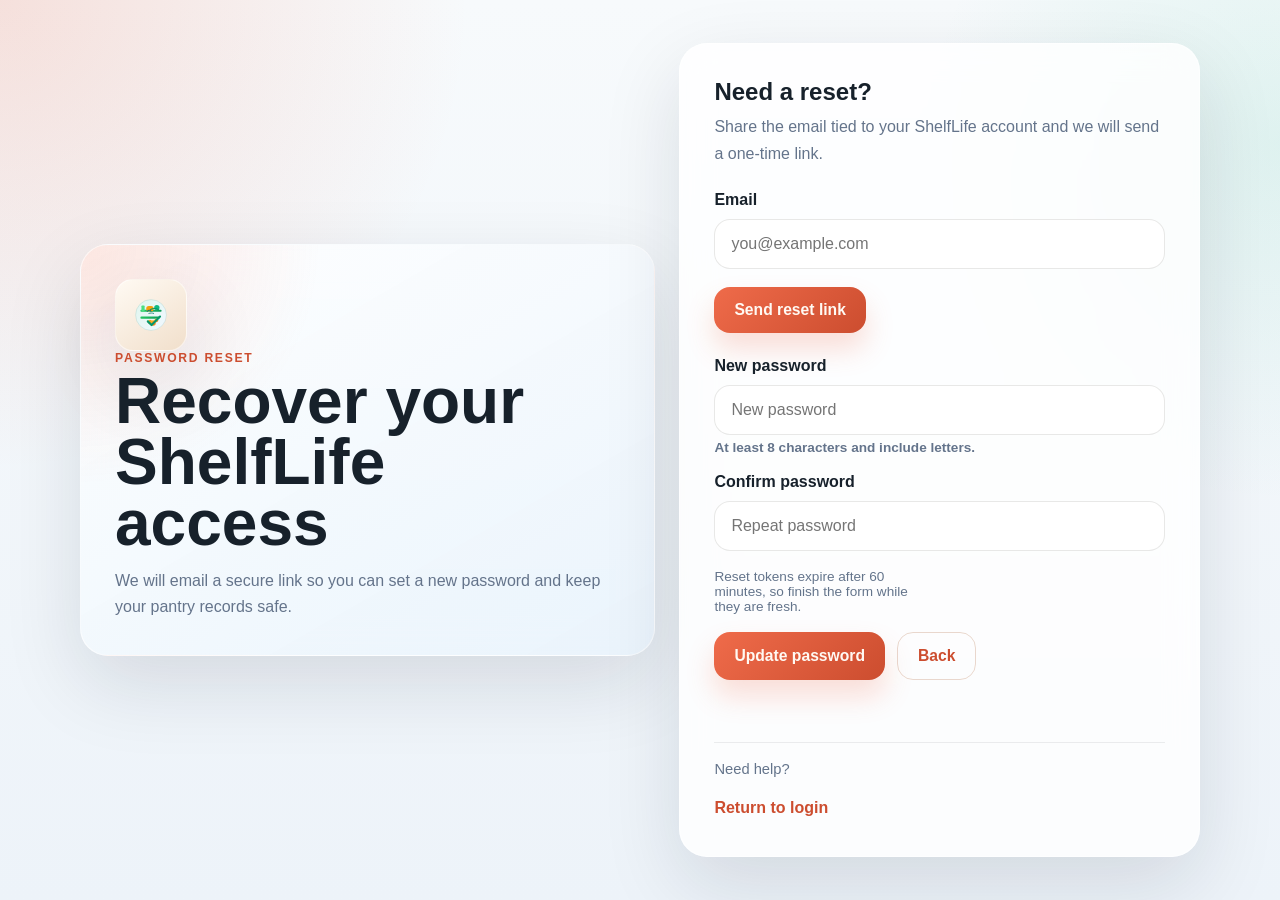
<file: Shelflife-2.0/frontend/forgot_password.html>
<!DOCTYPE html>
<html lang="en">
<head>
    <meta charset="UTF-8">
    <meta name="viewport" content="width=device-width, initial-scale=1.0">
    <title>ShelfLife | Forgot Password</title>
    <link rel="stylesheet" href="../css/style.css">
    <link rel="stylesheet" href="../css/forms.css">
</head>
<body class="auth-body">
    <main class="auth-layout">
        <section class="auth-panel auth-brand-panel">
            <div class="brand-mark large-mark">
                <img src="../assets/logo.svg" alt="ShelfLife logo">
            </div>
            <p class="section-tag">Password Reset</p>
            <h1 class="page-title">Recover your ShelfLife access</h1>
            <p class="page-copy">We will email a secure link so you can set a new password and keep your pantry records safe.</p>
        </section>

        <section class="auth-panel">
            <div class="card-heading">
                <h2>Need a reset?</h2>
                <p>Share the email tied to your ShelfLife account and we will send a one-time link.</p>
            </div>

            <form class="app-form" id="forgot-password-form">
                <label class="field field-full">
                    <span>Email</span>
                    <input type="email" id="reset-email" name="email" placeholder="you@example.com" required>
                </label>
                <div class="form-actions">
                    <button type="submit" class="primary-btn">Send reset link</button>
                </div>
            </form>

            <form class="app-form" id="reset-password-form" hidden>
                <label class="field field-full">
                    <span>New password</span>
                    <input type="password" id="new-password" name="password" placeholder="New password" required>
                    <span class="field-hint">At least 8 characters and include letters.</span>
                </label>
                <label class="field field-full">
                    <span>Confirm password</span>
                    <input type="password" id="confirm-new-password" name="confirm_password" placeholder="Repeat password" required>
                </label>
                <input type="hidden" id="reset-token" name="token">
                <div class="field-note">
                    Reset tokens expire after 60 minutes, so finish the form while they are fresh.
                </div>
                <div class="form-actions">
                    <button type="submit" class="primary-btn">Update password</button>
                    <button type="button" class="secondary-btn" id="back-to-request">Back</button>
                </div>
            </form>

            <div id="forgot-message" class="message" aria-live="polite"></div>
            <div class="auth-divider"><span>Need help?</span></div>
            <p class="switch-link">
                <a href="/login/">Return to login</a>
            </p>
        </section>
    </main>

    <script src="../js/forgotPassword.js"></script>
</body>
</html>
</file>
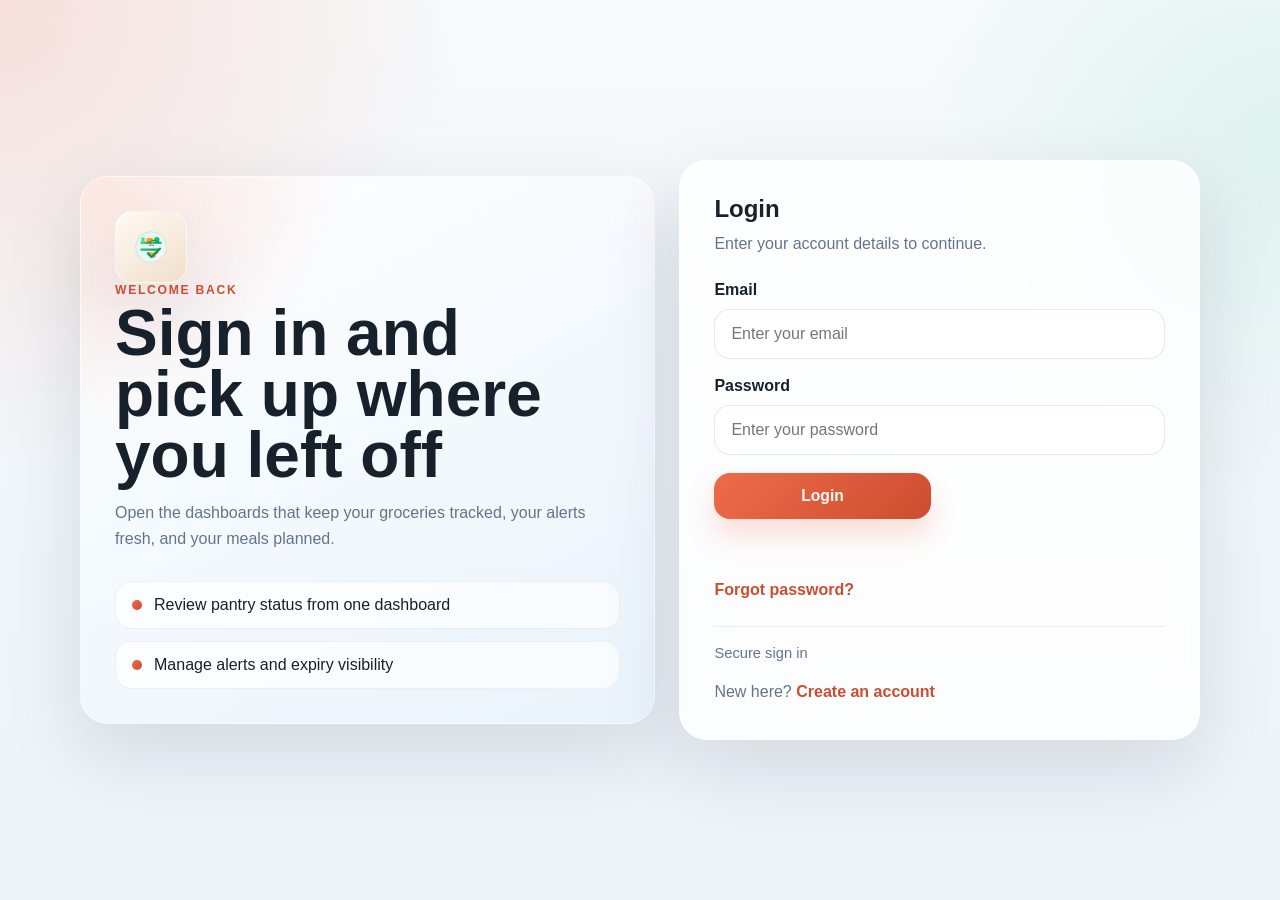
<file: Shelflife-2.0/frontend/login.html>
<!DOCTYPE html>
<html lang="en">
<head>
    <meta charset="UTF-8">
    <meta name="viewport" content="width=device-width, initial-scale=1.0">
    <title>ShelfLife | Login</title>
    <link rel="stylesheet" href="../css/style.css">
    <link rel="stylesheet" href="../css/forms.css">
</head>
<body class="auth-body">
    <main class="auth-layout">
        <section class="auth-panel auth-brand-panel">
            <div class="brand-mark large-mark">
                <img src="../assets/logo.svg" alt="ShelfLife logo">
            </div>
            <p class="section-tag">Welcome Back</p>
            <h1 class="page-title">Sign in and pick up where you left off</h1>
            <p class="page-copy">Open the dashboards that keep your groceries tracked, your alerts fresh, and your meals planned.</p>
            <div class="auth-feature-list">
                <div class="auth-feature-card">
                    <span class="auth-feature-dot"></span>
                    <span>Review pantry status from one dashboard</span>
                </div>
                <div class="auth-feature-card">
                    <span class="auth-feature-dot"></span>
                    <span>Manage alerts and expiry visibility</span>
                </div>
            </div>
        </section>

        <section class="auth-panel">
            <div class="card-heading">
                <h2>Login</h2>
                <p>Enter your account details to continue.</p>
            </div>

            <form class="app-form" id="login-form">
                <label class="field field-full">
                    <span>Email</span>
                        <input type="email" id="login-email" name="email" placeholder="Enter your email" required>
                </label>

                <label class="field field-full">
                    <span>Password</span>
                    <input type="password" id="login-password" name="password" placeholder="Enter your password" required>
                </label>

                <button type="submit" class="primary-btn">Login</button>
            </form>

            <div id="message" class="message" aria-live="polite"></div>
            <p class="switch-link">
                <a href="/forgot-password/">Forgot password?</a>
            </p>
            <div class="auth-divider"><span>Secure sign in</span></div>
            <p class="switch-link">New here? <a href="/register/">Create an account</a></p>
        </section>
    </main>
    <script src="../js/apiClient.js"></script>
    <script src="../js/auth.js"></script>
</body>
</html>
</file>
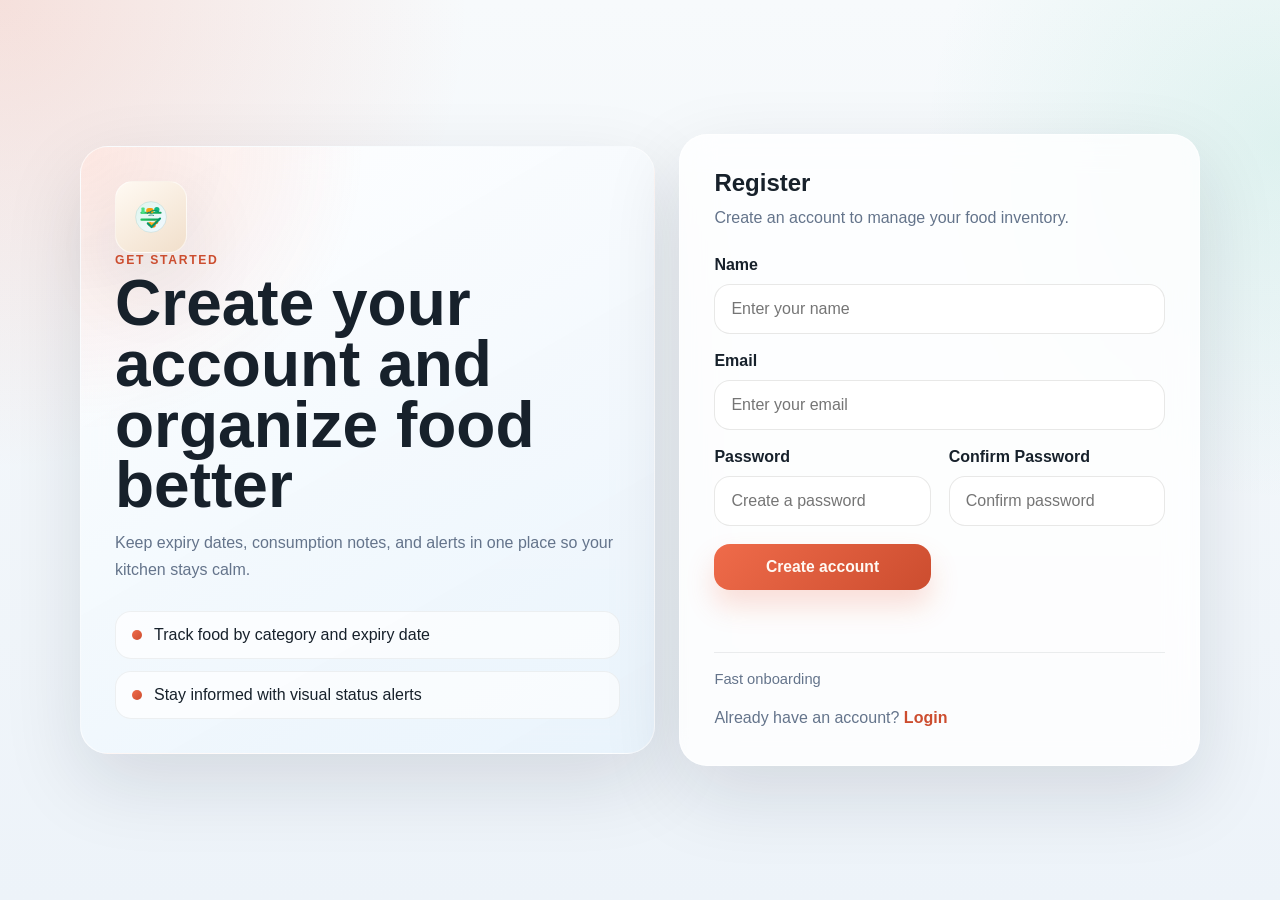
<file: Shelflife-2.0/frontend/register.html>
<!DOCTYPE html>
<html lang="en">
<head>
    <meta charset="UTF-8">
    <meta name="viewport" content="width=device-width, initial-scale=1.0">
    <title>ShelfLife | Register</title>
    <link rel="stylesheet" href="../css/style.css">
    <link rel="stylesheet" href="../css/forms.css">
</head>
<body class="auth-body">
    <main class="auth-layout">
        <section class="auth-panel auth-brand-panel">
            <div class="brand-mark large-mark">
                <img src="../assets/logo.svg" alt="ShelfLife logo">
            </div>
            <p class="section-tag">Get Started</p>
            <h1 class="page-title">Create your account and organize food better</h1>
            <p class="page-copy">Keep expiry dates, consumption notes, and alerts in one place so your kitchen stays calm.</p>
            <div class="auth-feature-list">
                <div class="auth-feature-card">
                    <span class="auth-feature-dot"></span>
                    <span>Track food by category and expiry date</span>
                </div>
                <div class="auth-feature-card">
                    <span class="auth-feature-dot"></span>
                    <span>Stay informed with visual status alerts</span>
                </div>
            </div>
        </section>

        <section class="auth-panel">
            <div class="card-heading">
                <h2>Register</h2>
                <p>Create an account to manage your food inventory.</p>
            </div>

            <form class="app-form" id="register-form">
                <label class="field field-full">
                    <span>Name</span>
                    <input type="text" id="register-name" name="name" placeholder="Enter your name" required>
                </label>

                <label class="field field-full">
                    <span>Email</span>
                    <input type="email" id="register-email" name="email" placeholder="Enter your email" required>
                </label>

                <label class="field">
                    <span>Password</span>
                    <input type="password" id="register-password" name="password" placeholder="Create a password" required>
                </label>

                <label class="field">
                    <span>Confirm Password</span>
                    <input type="password" id="register-confirm-password" name="confirm_password" placeholder="Confirm password" required>
                </label>

                <button type="submit" class="primary-btn" href="/login/">Create account</button>
            </form>

            <div id="message" class="message" aria-live="polite"></div>
            <div class="auth-divider"><span>Fast onboarding</span></div>
            <p class="switch-link">Already have an account? <a href="/login/">Login</a></p>
        </section>
    </main>
    <script src="../js/apiClient.js"></script>
    <script src="../js/auth.js"></script>
</body>
</html>
</file>
<file: Shelflife-2.0/css/style.css>
:root {
    --bg-main: #eef3f8;
    --bg-strong: #f7fafc;
    --surface: rgba(255, 255, 255, 0.82);
    --surface-strong: #fffdf9;
    --text-main: #17212b;
    --text-soft: #64748b;
    --line: rgba(23, 33, 43, 0.08);
    --accent: #ef6b4a;
    --accent-dark: #cc4d2f;
    --green: #10b981;
    --yellow: #f59e0b;
    --red: #ef4444;
    --shadow: 0 28px 80px rgba(15, 23, 42, 0.12);
    --radius-lg: 28px;
    --radius-md: 18px;
}

* {
    box-sizing: border-box;
}

body {
    margin: 0;
    font-family: "Segoe UI", Tahoma, Geneva, Verdana, sans-serif;
    color: var(--text-main);
    background:
        radial-gradient(circle at top left, rgba(239, 107, 74, 0.18), transparent 30%),
        radial-gradient(circle at right 16%, rgba(56, 189, 151, 0.12), transparent 24%),
        linear-gradient(180deg, #f7fafc 0%, #edf3f9 100%);
}

.app-body,
.auth-body,
.landing-body {
    min-height: 100vh;
}

.landing-shell {
    width: min(1180px, calc(100% - 32px));
    margin: 0 auto;
    min-height: 100vh;
    display: grid;
    align-items: center;
    padding: 32px 0;
}

.landing-app-frame {
    background: rgba(255, 255, 255, 0.7);
    border: 1px solid rgba(255, 255, 255, 0.65);
    border-radius: 34px;
    backdrop-filter: blur(18px);
    box-shadow: var(--shadow);
    padding: 18px;
}

.landing-topbar {
    display: flex;
    align-items: center;
    justify-content: space-between;
    gap: 16px;
    padding: 12px 14px 18px;
}

.landing-brand {
    display: flex;
    align-items: center;
    gap: 14px;
}

.landing-nav {
    display: flex;
    align-items: center;
    gap: 12px;
}

.landing-nav-link {
    text-decoration: none;
    color: var(--text-main);
    font-weight: 700;
    padding: 10px 12px;
}

.landing-main {
    display: grid;
    grid-template-columns: 1.02fr 1.08fr;
    gap: 20px;
    align-items: stretch;
}

.landing-content {
    padding: 28px 20px 20px 20px;
    display: grid;
    gap: 22px;
}

.landing-label-row {
    display: flex;
    align-items: center;
    gap: 12px;
    flex-wrap: wrap;
}

.landing-pill {
    padding: 8px 12px;
    border-radius: 999px;
    background: rgba(15, 23, 42, 0.05);
    color: var(--text-soft);
    font-size: 0.85rem;
    font-weight: 700;
}

.landing-title {
    margin: 0;
    font-size: clamp(2.4rem, 4.4vw, 4.6rem);
    line-height: 0.94;
    font-family: "Segoe UI Semibold", "Segoe UI", Tahoma, Geneva, Verdana, sans-serif;
    max-width: 10ch;
}

.landing-text {
    margin: 0;
    max-width: 52ch;
    color: var(--text-soft);
    line-height: 1.72;
    font-size: 1rem;
}

.landing-actions {
    display: flex;
    gap: 14px;
    flex-wrap: wrap;
}

.landing-stats {
    display: grid;
    grid-template-columns: repeat(3, minmax(0, 1fr));
    gap: 12px;
}

.landing-stat-card {
    padding: 18px;
    border-radius: 18px;
    background: rgba(255, 255, 255, 0.76);
    border: 1px solid rgba(23, 33, 43, 0.08);
    display: grid;
    gap: 8px;
}

.landing-stat-card strong {
    font-family: "Segoe UI Semibold", "Segoe UI", Tahoma, Geneva, Verdana, sans-serif;
}

.landing-stat-card span {
    color: var(--text-soft);
    line-height: 1.55;
}

.landing-preview {
    display: grid;
}

.preview-window {
    min-height: 100%;
    background: linear-gradient(180deg, #f8fbfd 0%, #edf4f6 100%);
    border: 1px solid rgba(23, 33, 43, 0.08);
    border-radius: 28px;
    overflow: hidden;
    box-shadow: inset 0 1px 0 rgba(255, 255, 255, 0.6);
}

.preview-header {
    height: 54px;
    padding: 0 18px;
    display: flex;
    align-items: center;
    justify-content: space-between;
    background: rgba(255, 255, 255, 0.78);
    border-bottom: 1px solid rgba(23, 33, 43, 0.08);
}

.preview-dots {
    display: flex;
    gap: 8px;
}

.preview-dots span {
    width: 10px;
    height: 10px;
    border-radius: 999px;
    background: #d0d9e2;
}

.preview-title {
    font-size: 0.9rem;
    font-weight: 700;
    color: var(--text-soft);
}

.preview-body {
    display: grid;
    grid-template-columns: 180px 1fr;
    min-height: 540px;
}

.preview-sidebar {
    padding: 18px;
    background: linear-gradient(180deg, #ffffff 0%, #f6faf8 100%);
    border-right: 1px solid rgba(23, 33, 43, 0.08);
    display: flex;
    flex-direction: column;
    gap: 22px;
}

.preview-brand {
    display: flex;
    align-items: center;
    gap: 12px;
}

.preview-brand strong,
.preview-content-head h2,
.preview-item strong,
.preview-metric strong {
    font-family: "Segoe UI Semibold", "Segoe UI", Tahoma, Geneva, Verdana, sans-serif;
}

.preview-brand span,
.preview-user span,
.preview-item span,
.preview-kicker,
.preview-metric span {
    color: var(--text-soft);
}

.preview-logo {
    width: 40px;
    height: 40px;
    border-radius: 14px;
    display: grid;
    place-items: center;
    background: linear-gradient(135deg, #ef6b4a, #cc4d2f);
    color: #fff;
    font-size: 0.9rem;
    font-weight: 800;
}

.preview-menu {
    display: grid;
    gap: 10px;
}

.preview-menu-item {
    padding: 12px 14px;
    border-radius: 14px;
    color: #516074;
    font-weight: 700;
}

.preview-menu-item.active {
    background: linear-gradient(135deg, #059669, #047857);
    color: #fff;
}

.preview-user {
    margin-top: auto;
    padding: 14px;
    border-radius: 16px;
    background: rgba(5, 150, 105, 0.08);
    border: 1px solid rgba(5, 150, 105, 0.12);
    display: grid;
    gap: 4px;
}

.preview-content {
    padding: 22px;
    display: grid;
    align-content: start;
    gap: 18px;
}

.preview-content-head {
    display: flex;
    align-items: center;
    justify-content: space-between;
    gap: 16px;
}

.preview-content-head h2 {
    margin: 6px 0 0;
    font-size: 1.8rem;
}

.preview-kicker {
    text-transform: uppercase;
    letter-spacing: 0.1em;
    font-size: 0.75rem;
    font-weight: 800;
}

.preview-cta {
    border: 0;
    border-radius: 14px;
    padding: 12px 16px;
    background: linear-gradient(135deg, #ef6b4a, #cc4d2f);
    color: #fff;
    font-weight: 800;
}

.preview-metrics {
    display: grid;
    grid-template-columns: repeat(4, minmax(0, 1fr));
    gap: 12px;
}

.preview-metric {
    padding: 16px;
    border-radius: 18px;
    background: rgba(255, 255, 255, 0.82);
    border: 1px solid rgba(23, 33, 43, 0.08);
    display: grid;
    gap: 8px;
}

.preview-metric.warning {
    background: rgba(245, 158, 11, 0.1);
}

.preview-metric.danger {
    background: rgba(239, 68, 68, 0.1);
}

.preview-list {
    display: grid;
    gap: 12px;
}

.preview-item {
    padding: 16px 18px;
    border-radius: 18px;
    background: rgba(255, 255, 255, 0.82);
    border: 1px solid rgba(23, 33, 43, 0.08);
    display: flex;
    align-items: center;
    justify-content: space-between;
    gap: 14px;
}

.preview-item em {
    font-style: normal;
    font-weight: 800;
}

.preview-item.safe em {
    color: #059669;
}

.preview-item.warning em {
    color: #d97706;
}

.preview-item.danger em {
    color: #dc2626;
}

.brand-mark {
    width: 56px;
    height: 56px;
    border-radius: 18px;
    background: linear-gradient(145deg, #fffaf3, #f1dfcb);
    border: 1px solid rgba(255, 255, 255, 0.55);
    box-shadow: var(--shadow);
    display: grid;
    place-items: center;
}

.brand-mark img {
    width: 34px;
    height: 34px;
}

.large-mark {
    width: 72px;
    height: 72px;
}

.brand-kicker,
.section-tag {
    margin: 0 0 6px;
    text-transform: uppercase;
    letter-spacing: 0.14em;
    font-size: 0.76rem;
    color: var(--accent-dark);
    font-family: "Segoe UI Semibold", "Segoe UI", Tahoma, Geneva, Verdana, sans-serif;
    font-weight: 700;
}

.brand-name {
    color: var(--text-main);
    text-decoration: none;
    font-size: 1.35rem;
    font-weight: 800;
    font-family: "Segoe UI Semibold", "Segoe UI", Tahoma, Geneva, Verdana, sans-serif;
}

.brand-tagline {
    margin: 4px 0 0;
    font-size: 0.85rem;
    color: var(--text-soft);
    font-weight: 600;
    letter-spacing: 0.08em;
}

.dashboard-shell {
    min-height: 100vh;
    display: grid;
    grid-template-columns: 240px 1fr;
}

.sidebar {
    background:
        radial-gradient(circle at top, rgba(5, 150, 105, 0.18), transparent 22%),
        linear-gradient(180deg, #ffffff 0%, #f8fafc 100%);
    color: #0f172a;
    padding: 28px 20px;
    display: flex;
    flex-direction: column;
    gap: 30px;
    border-right: 1px solid rgba(23, 33, 43, 0.08);
}

.sidebar-brand {
    display: flex;
    align-items: center;
    gap: 14px;
}

.sidebar .brand-mark {
    background: linear-gradient(160deg, #059669, #047857);
    border-color: rgba(5, 150, 105, 0.22);
    box-shadow: 0 14px 28px rgba(5, 150, 105, 0.18);
}

.sidebar .brand-name,
.sidebar .brand-kicker {
    color: #0f172a;
}

.sidebar-nav {
    display: grid;
    gap: 8px;
}

.sidebar::after {
    content: "";
    display: none;
}

.sidebar-link {
    display: flex;
    align-items: center;
    gap: 12px;
    padding: 14px 16px;
    border-radius: 16px;
    color: #475569;
    text-decoration: none;
    font-weight: 700;
    transition: background-color 160ms ease, color 160ms ease, transform 160ms ease;
}

.sidebar-link-label {
    min-width: 0;
}

.sidebar-notification-badge {
    margin-left: auto;
    min-width: 28px;
    height: 28px;
    padding: 0 8px;
    border-radius: 999px;
    display: inline-flex;
    align-items: center;
    justify-content: center;
    background: linear-gradient(135deg, #ef4444, #dc2626);
    color: #fff;
    font-size: 0.78rem;
    font-weight: 800;
    box-shadow: 0 10px 24px rgba(239, 68, 68, 0.24);
}

.sidebar-link.active .sidebar-notification-badge,
.sidebar-link:hover .sidebar-notification-badge {
    background: rgba(255, 255, 255, 0.18);
    color: #fff;
}

.sidebar-link:hover,
.sidebar-link.active {
    background: linear-gradient(135deg, #059669, #047857);
    color: #fff;
    transform: translateX(2px);
}

.nav-icon {
    width: 28px;
    height: 28px;
    border-radius: 10px;
    background: rgba(15, 23, 42, 0.05);
    display: grid;
    place-items: center;
    font-family: "Segoe UI Semibold", "Segoe UI", Tahoma, Geneva, Verdana, sans-serif;
    font-size: 0.85rem;
}

.content-area {
    padding: 28px;
    display: grid;
    gap: 22px;
    overflow: auto;
}

.sidebar-user-card {
    margin-top: auto;
    display: flex;
    align-items: center;
    gap: 12px;
    padding: 16px;
    border-radius: 28px;
    background: linear-gradient(135deg, rgba(16, 185, 129, 0.15), rgba(14, 165, 233, 0.12));
    border: 1px solid rgba(16, 185, 129, 0.35);
    box-shadow: 0 10px 28px rgba(16, 185, 129, 0.15);
    color: #0f172a;
}

.sidebar-user-card strong {
    display: block;
    font-size: 1.05rem;
}

.sidebar-user-card p {
    margin: 4px 0 0;
    color: #0f766a;
    font-size: 0.85rem;
}

.profile-panel {
    margin-top: auto;
    width: 100%;
    position: relative;
    display: flex;
    flex-direction: column;
    align-items: center;
    padding-bottom: 16px;
}

.profile-toggle {
    width: 100%;
    border-radius: 22px;
    padding: 16px 18px;
    background: linear-gradient(135deg, rgba(16, 185, 129, 0.18), rgba(59, 130, 246, 0.15));
    display: flex;
    align-items: center;
    justify-content: space-between;
    gap: 16px;
    cursor: pointer;
    text-align: left;
    font: inherit;
    color: #0f172a;
    border: 1px solid rgba(16, 185, 129, 0.35);
}

.profile-toggle .user-avatar {
    margin-right: 12px;
    flex-shrink: 0;
    width: 48px;
    height: 48px;
}

.profile-meta {
    flex: 1;
    display: flex;
    flex-direction: column;
    align-items: flex-start;
    line-height: 1.2;
}

.profile-meta strong {
    font-size: 1.05rem;
}

.profile-caret {
    color: #0f172a;
    font-weight: 600;
}

.profile-dropdown {
    position: absolute;
    bottom: calc(100% + 12px);
    left: 50%;
    transform: translateX(-50%);
    width: min(280px, 100%);
    background: #fff;
    border-radius: 24px;
    border: 1px solid rgba(15, 23, 42, 0.12);
    box-shadow: 0 20px 60px rgba(15, 23, 42, 0.18);
    padding: 14px;
    display: none;
    flex-direction: column;
    gap: 8px;
    z-index: 5;
    box-sizing: border-box;
}

.profile-dropdown.is-open {
    display: flex;
}

.profile-dropdown::before {
    content: "";
    position: absolute;
    bottom: -12px;
    left: 50%;
    transform: translateX(-50%) rotate(45deg);
    width: 20px;
    height: 20px;
    background: #fff;
    border-left: 1px solid rgba(15, 23, 42, 0.08);
    border-bottom: 1px solid rgba(15, 23, 42, 0.08);
    box-shadow: inset -1px -1px 0 rgba(15, 23, 42, 0.05);
}

.profile-dropdown-header {
    display: grid;
    gap: 2px;
    padding-bottom: 6px;
    border-bottom: 1px solid rgba(15, 23, 43, 0.08);
}

.profile-dropdown-name {
    font-weight: 700;
}

.profile-dropdown-item {
    border: 0;
    background: transparent;
    border-radius: 12px;
    padding: 10px 12px;
    font-weight: 600;
    font-family: inherit;
    display: flex;
    align-items: center;
    gap: 12px;
    color: #0f172a;
    cursor: pointer;
    width: 100%;
    justify-content: flex-start;
    transition: background 0.2s ease;
}

.profile-dropdown-item:hover {
    background: rgba(14, 165, 233, 0.12);
}

.profile-dropdown-item.danger {
    color: #ef4444;
}

.profile-dropdown-item.profile-link {
    margin-top: 6px;
    border-top: 1px solid rgba(15, 23, 43, 0.08);
    padding-top: 16px;
}

.user-avatar {
    width: 42px;
    height: 42px;
    border-radius: 14px;
    display: grid;
    place-items: center;
    background: linear-gradient(135deg, #059669, #10b981);
    color: #fff;
    font-weight: 800;
    font-family: "Segoe UI Semibold", "Segoe UI", Tahoma, Geneva, Verdana, sans-serif;
    flex-shrink: 0;
}

.content-topbar {
    display: flex;
    align-items: center;
    justify-content: space-between;
    gap: 16px;
}

.content-title {
    margin: 6px 0 0;
    font-size: clamp(2rem, 4vw, 3.4rem);
    line-height: 0.98;
    font-family: "Segoe UI Semibold", "Segoe UI", Tahoma, Geneva, Verdana, sans-serif;
}

.topbar-copy {
    margin: 10px 0 0;
    max-width: 56ch;
    color: var(--text-soft);
    line-height: 1.7;
}

.topbar-actions {
    display: flex;
    align-items: center;
    gap: 12px;
    flex-wrap: wrap;
}

.utility-chip {
    padding: 12px 14px;
    border-radius: 14px;
    background: rgba(255, 255, 255, 0.7);
    border: 1px solid rgba(23, 33, 43, 0.08);
    color: var(--text-soft);
    font-weight: 700;
}

.topbar-badge {
    padding: 12px 16px;
    border-radius: 999px;
    background: rgba(255, 255, 255, 0.72);
    border: 1px solid rgba(31, 29, 26, 0.08);
    color: var(--text-main);
    font-weight: 800;
    font-family: "Segoe UI Semibold", "Segoe UI", Tahoma, Geneva, Verdana, sans-serif;
}

.alert-badge {
    color: #9a3f37;
}

.content-card,
.auth-panel,
.form-card,
.info-panel,
.dashboard-toolbar,
.notification-panel,
.hero-icon-card {
    background: var(--surface);
    border: 1px solid rgba(255, 255, 255, 0.6);
    border-radius: var(--radius-lg);
    backdrop-filter: blur(16px);
    box-shadow: var(--shadow);
}

.content-card {
    padding: 28px;
    position: relative;
    overflow: hidden;
}

.content-card-wide {
    min-height: 100%;
}

.content-card::before {
    content: "";
    position: absolute;
    inset: 0 auto auto 0;
    width: 220px;
    height: 220px;
    background: radial-gradient(circle, rgba(239, 107, 74, 0.08), transparent 70%);
    pointer-events: none;
}

.split-hero {
    display: grid;
    grid-template-columns: 1.2fr 0.7fr;
    gap: 24px;
    align-items: center;
    margin-bottom: 26px;
}

.page-title {
    margin: 0 0 14px;
    font-size: clamp(2.3rem, 5vw, 4.6rem);
    line-height: 0.95;
    font-family: "Segoe UI Semibold", "Segoe UI", Tahoma, Geneva, Verdana, sans-serif;
    max-width: 12ch;
}

.section-heading {
    margin: 0 0 10px;
    font-family: "Segoe UI Semibold", "Segoe UI", Tahoma, Geneva, Verdana, sans-serif;
    font-size: 1.45rem;
}

.page-copy,
.card-heading p,
.panel-head p,
.dashboard-toolbar p,
.empty-card-state p,
.notification-empty-state p,
.mini-card p,
.switch-link,
.info-panel p {
    margin: 0;
    color: var(--text-soft);
    line-height: 1.65;
}

.hero-icon-card {
    min-height: 220px;
    display: grid;
    place-items: center;
    background: linear-gradient(160deg, rgba(255, 255, 255, 0.76), rgba(242, 226, 206, 0.92));
}

.compact-icon-card {
    min-height: 180px;
    border: 1px solid rgba(23, 33, 43, 0.06);
}

.hero-icon-card img {
    width: min(220px, 100%);
    height: auto;
}

.primary-btn,
.secondary-btn {
    appearance: none;
    border: 0;
    cursor: pointer;
    padding: 14px 20px;
    border-radius: 16px;
    font-size: 0.98rem;
    font-weight: 800;
    font-family: "Segoe UI Semibold", "Segoe UI", Tahoma, Geneva, Verdana, sans-serif;
    text-decoration: none;
    display: inline-flex;
    justify-content: center;
    align-items: center;
}

.primary-btn {
    background: linear-gradient(135deg, var(--accent), var(--accent-dark));
    color: #fff9f3;
    box-shadow: 0 16px 28px rgba(239, 107, 74, 0.22);
}

.secondary-btn {
    background: transparent;
    border: 1px solid rgba(164, 78, 28, 0.22);
    color: var(--accent-dark);
}

.primary-btn:hover,
.secondary-btn:hover,
.sidebar-link:hover {
    filter: saturate(1.05);
}

.card-heading h2,
.dashboard-toolbar h2,
.panel-head h2,
.mini-card h3,
.empty-card-state h3,
.notification-empty-state h3 {
    margin: 0 0 8px;
    font-family: "Segoe UI Semibold", "Segoe UI", Tahoma, Geneva, Verdana, sans-serif;
}

.auth-layout {
    width: min(1120px, calc(100% - 32px));
    margin: 0 auto;
    min-height: 100vh;
    display: grid;
    grid-template-columns: 1.05fr 0.95fr;
    gap: 24px;
    align-items: center;
    padding: 24px 0;
}

.auth-panel {
    padding: 34px;
}

.auth-brand-panel {
    background:
        radial-gradient(circle at top left, rgba(239, 107, 74, 0.16), transparent 34%),
        linear-gradient(150deg, rgba(255, 255, 255, 0.92), rgba(233, 243, 252, 0.94));
}

.auth-feature-list {
    display: grid;
    gap: 12px;
    margin-top: 28px;
}

.auth-feature-card {
    display: flex;
    align-items: center;
    gap: 12px;
    padding: 14px 16px;
    border-radius: 16px;
    background: rgba(255, 255, 255, 0.66);
    border: 1px solid rgba(23, 33, 43, 0.06);
}

.auth-feature-dot {
    width: 10px;
    height: 10px;
    border-radius: 999px;
    background: linear-gradient(135deg, var(--accent), var(--accent-dark));
    flex-shrink: 0;
}

.auth-divider {
    margin-top: 22px;
    padding-top: 18px;
    border-top: 1px solid rgba(23, 33, 43, 0.08);
    color: var(--text-soft);
    font-size: 0.92rem;
}

.message {
    margin-top: 16px;
    min-height: 24px;
    font-weight: 700;
}

.message.success {
    color: var(--green);
}

.message.error {
    color: var(--red);
}

.danger-link {
    margin-top: 12px;
    border: 0;
    background: transparent;
    color: var(--red);
    font-weight: 800;
    text-align: left;
    cursor: pointer;
    padding: 8px 2px;
}

@media (max-width: 920px) {
    .dashboard-shell,
    .split-hero,
    .auth-layout,
    .landing-main,
    .preview-body {
        grid-template-columns: 1fr;
    }

    .sidebar {
        padding-bottom: 18px;
    }

    .page-title {
        max-width: none;
    }

    .content-topbar {
        flex-direction: column;
        align-items: flex-start;
    }

    .landing-topbar,
    .preview-content-head {
        flex-direction: column;
        align-items: flex-start;
    }

    .landing-stats,
    .preview-metrics {
        grid-template-columns: 1fr 1fr;
    }
}

@media (max-width: 640px) {
    .landing-shell {
        width: min(100%, calc(100% - 18px));
        padding: 10px 0;
    }

    .landing-app-frame {
        padding: 12px;
        border-radius: 24px;
    }

    .landing-content {
        padding: 18px 8px 8px;
    }

    .landing-stats,
    .preview-metrics {
        grid-template-columns: 1fr;
    }

    .preview-sidebar,
    .preview-content {
        padding: 16px;
    }

    .preview-item {
        flex-direction: column;
        align-items: flex-start;
    }
}
</file>
<file: Shelflife-2.0/css/forms.css>
.app-form {
    display: grid;
    grid-template-columns: repeat(2, minmax(0, 1fr));
    gap: 18px;
    margin-top: 24px;
    position: relative;
    z-index: 1;
}

.field {
    display: grid;
    gap: 10px;
}

.field-note {
    font-size: 0.85rem;
    color: var(--text-soft);
}

.edit-item-grid {
    display: grid;
    grid-template-columns: repeat(auto-fit, minmax(160px, 1fr));
    gap: 18px;
    margin-bottom: 16px;
}

.edit-item-actions {
    justify-content: flex-start;
    margin-bottom: 8px;
}

.field span {
    font-weight: 700;
    font-family: "Space Grotesk", sans-serif;
}

.field-full {
    grid-column: 1 / -1;
}

.field-or {
    font-size: 0.75rem;
    color: var(--text-soft);
    font-weight: 500;
    margin-left: 8px;
}

.app-form input,
.app-form select {
    width: 100%;
    border: 1px solid rgba(31, 29, 26, 0.1);
    background: rgba(255, 255, 255, 0.96);
    color: var(--text-main);
    border-radius: 16px;
    padding: 15px 16px;
    font: inherit;
    outline: none;
}

.app-form input:focus,
.app-form select:focus {
    border-color: rgba(212, 110, 47, 0.4);
    box-shadow: 0 0 0 4px rgba(212, 110, 47, 0.12);
}

.expiry-input-group {
    display: flex;
    align-items: center;
    gap: 12px;
    width: 100%;
}

.date-picker,
.date-text-input {
    flex: 1;
    border: 1px solid rgba(31, 29, 26, 0.1);
    background: rgba(255, 255, 255, 0.96);
    color: var(--text-main);
    border-radius: 16px;
    padding: 15px 16px;
    font: inherit;
    outline: none;
    transition: border-color 0.2s, box-shadow 0.2s;
}

.date-picker:focus,
.date-text-input:focus {
    border-color: rgba(212, 110, 47, 0.4);
    box-shadow: 0 0 0 4px rgba(212, 110, 47, 0.12);
}

.date-picker {
    cursor: pointer;
}

.date-picker::-webkit-calendar-picker-indicator {
    cursor: pointer;
    filter: invert(0.7);
}

.input-divider {
    color: var(--text-soft);
    font-size: 0.9rem;
    white-space: nowrap;
    font-weight: 500;
}

.field-hint {
    color: var(--text-soft);
    font-size: 0.85rem;
    margin-top: -5px;
    display: block;
}


.form-actions {
    grid-column: 1 / -1;
    display: flex;
    gap: 12px;
    flex-wrap: wrap;
}

.profile-footer {
    margin-top: 18px;
    display: flex;
    gap: 12px;
    flex-wrap: wrap;
}

.profile-footer button {
    flex: 1;
    border-radius: 16px;
}

.profile-footer .danger {
    border-color: var(--red);
    color: var(--red);
}

.info-ribbon {
    display: grid;
    grid-template-columns: repeat(2, minmax(0, 1fr));
    gap: 16px;
    margin-bottom: 24px;
    position: relative;
    z-index: 1;
}

.ribbon-card {
    padding: 18px 20px;
    border-radius: 18px;
    background: rgba(255, 255, 255, 0.7);
    border: 1px solid rgba(23, 33, 43, 0.08);
    display: grid;
    gap: 8px;
}

.ribbon-label {
    color: var(--text-soft);
    text-transform: uppercase;
    letter-spacing: 0.08em;
    font-size: 0.78rem;
    font-weight: 800;
}

.switch-link {
    margin-top: 18px;
}

.switch-link a {
    color: var(--accent-dark);
    font-weight: 800;
    text-decoration: none;
}

@media (max-width: 920px) {
    .info-ribbon,
    .app-form {
        grid-template-columns: 1fr;
    }
}

.expiry-helper {
    display: flex;
    align-items: center;
    gap: 8px;
    margin-top: 8px;
    font-size: 0.85rem;
    color: #475569;
    position: relative;
}

.helper-trigger {
    width: 24px;
    height: 24px;
    border-radius: 50%;
    background: linear-gradient(135deg, #f97316, #fb923c);
    color: #fff;
    display: inline-flex;
    align-items: center;
    justify-content: center;
    font-weight: 700;
    border: none;
}

.helper-popover {
    display: none;
    position: absolute;
    left: 32px;
    top: -4px;
    padding: 8px 12px;
    background: #0f172a;
    color: #f8fafc;
    border-radius: 12px;
    font-size: 0.75rem;
    max-width: 220px;
    box-shadow: 0 14px 40px rgba(15, 23, 42, 0.25);
}

.expiry-helper:hover .helper-popover {
    display: block;
}
</file>
